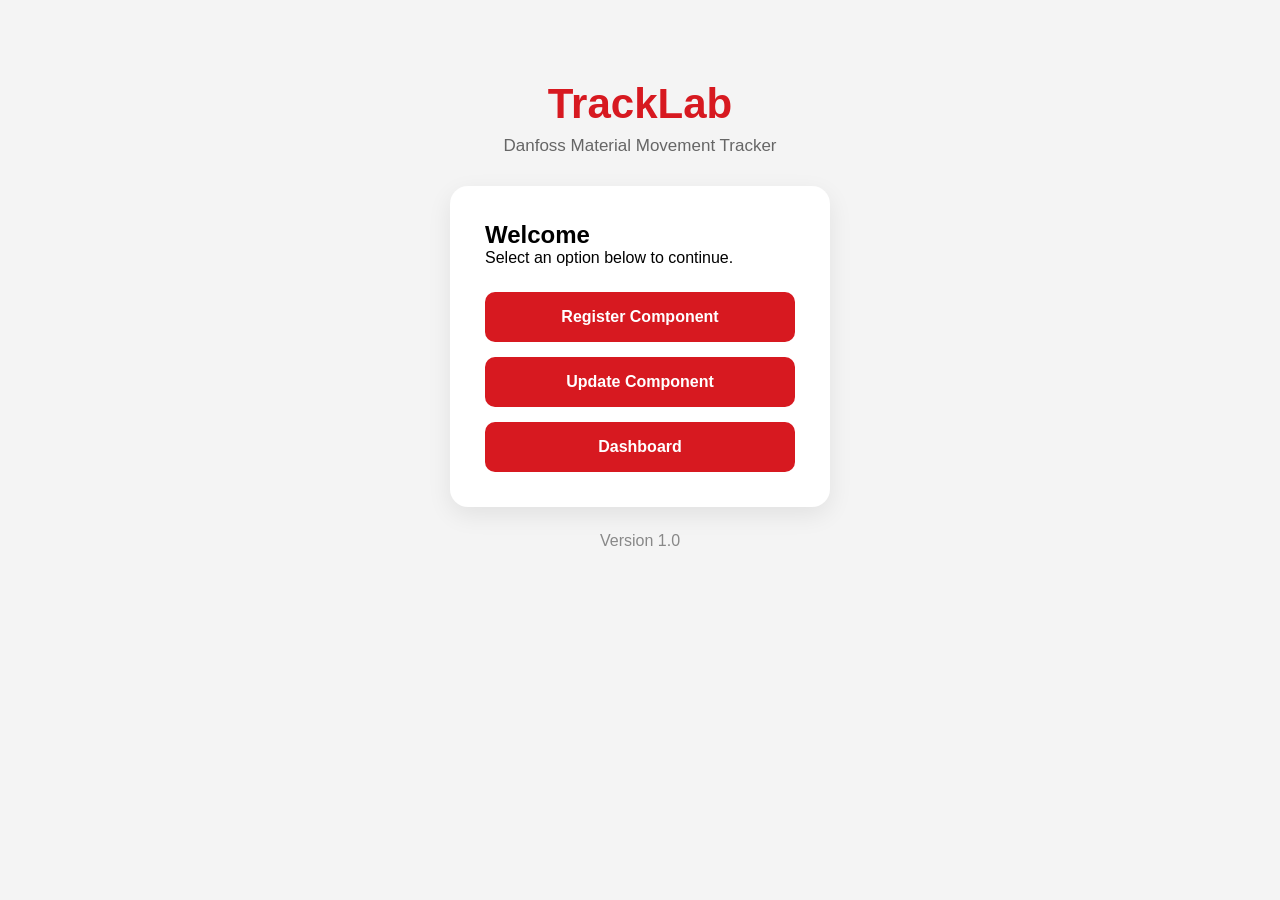
<file: index.html>
<!DOCTYPE html>
<html lang="en">

<head>

    <meta charset="UTF-8">
    <meta name="viewport" content="width=device-width, initial-scale=1.0">

    <title>TrackLab</title>

    <link rel="stylesheet" href="css/common.css">
    <link rel="stylesheet" href="css/home.css">

</head>

<body>

    <div class="container">

        <div class="home-logo">
            <h1>TrackLab</h1>
            <p>Danfoss Material Movement Tracker</p>
        </div>

        <div class="card">

            <h2>Welcome</h2>

            <p>
                Select an option below to continue.
            </p>

            <div class="menu">

                <button id="registerBtn">
                    Register Component
                </button>

                <button id="updateBtn">
                    Update Component
                </button>

                <button id="dashboardBtn">
                    Dashboard
                </button>

            </div>

        </div>

        <footer>
            Version 1.0
        </footer>

    </div>

    <script src="js/index.js"></script>

</body>

</html>
</file>
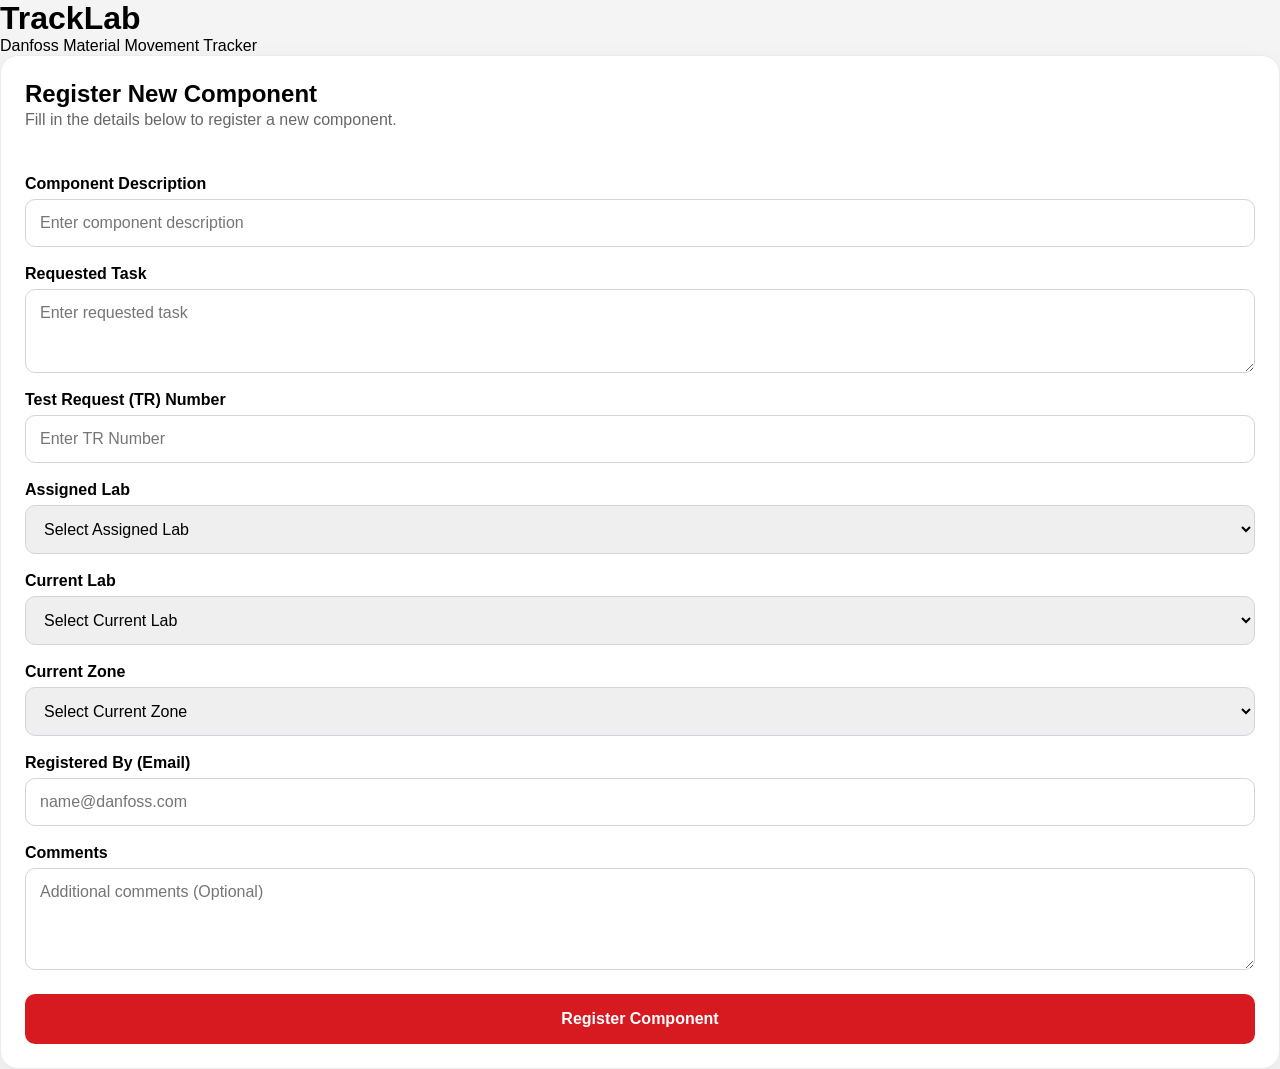
<file: component.html>
<!DOCTYPE html>
<html lang="en">

<head>

    <meta charset="UTF-8">

    <meta name="viewport" content="width=device-width, initial-scale=1.0">

    <title>TrackLab - Component Details</title>

    <link rel="stylesheet" href="css/common.css">
    <link rel="stylesheet" href="css/component.css">

</head>

<body>

<div class="dashboard">

    <div class="header">

        <h1>TrackLab</h1>

        <p>Danfoss Material Movement Tracker</p>

    </div>

    <div class="component-card">

        <h2>Component Details</h2>

        <p class="form-subtitle">

            View and update the current location and status of the component.

        </p>

        <div class="info">

            <!-- Status -->

            <label for="status">Status</label>

            <select id="status">

                <option>Received</option>
                <option>Incoming Inspection</option>
                <option>Testing</option>
                <option>Storage</option>
                <option>Completed</option>
                <option>Collected</option>

            </select>


            <!-- Component ID -->

            <label for="taskId">Component ID</label>

            <input
                id="taskId"
                type="text"
                readonly>


            <!-- TR Number -->

            <label for="trNumber">Test Request (TR) Number</label>

            <input
                id="trNumber"
                type="text"
                readonly>


            <!-- Component Description -->

            <label for="componentDescription">Component Description</label>

            <input
                id="componentDescription"
                type="text"
                readonly>


            <!-- Requested Task -->

            <label for="requestedTask">Requested Task</label>

            <textarea
                id="requestedTask"
                rows="3"
                readonly></textarea>


            <!-- Assigned Lab -->

            <label for="assignedLab">Assigned Lab</label>

            <input
                id="assignedLab"
                type="text"
                readonly>


            <!-- Registered By -->

            <label for="registeredBy">Registered By</label>

            <input
                id="registeredBy"
                type="text"
                readonly>


            <!-- Current Lab -->

            <label for="currentArea">Current Lab</label>

            <select id="currentArea">

                <option value="">Select Current Lab</option>

                <option>Materials Lab</option>

                <option>Metrology Lab</option>

                <option>Teardown Lab</option>

                <option>General Storage Area</option>

            </select>


            <!-- Current Zone -->

            <label for="currentZone">Current Zone</label>

            <select id="currentZone">

                <option value="">Select Current Zone</option>

            </select>


            <!-- Comments -->

            <label for="comments">Comments</label>

            <textarea
                id="comments"
                rows="4"
                placeholder="Add comments if required..."></textarea>


            <div class="action-buttons">

            <button id="printQRBtn" class="secondary-btn">

                🖨 Print QR

            </button>

            <button id="updateBtn" class="primary-btn">

                💾 Update Component
 
            </button>

            </div>


            <h3 style="margin-top:30px;">

                Movement History

            </h3>

            <div id="movementHistory">

                No movement history available.

            </div>

        </div>

    </div>

</div>

<script src="js/config.js"></script>
<script src="js/component.js"></script>

</body>

</html>
</file>
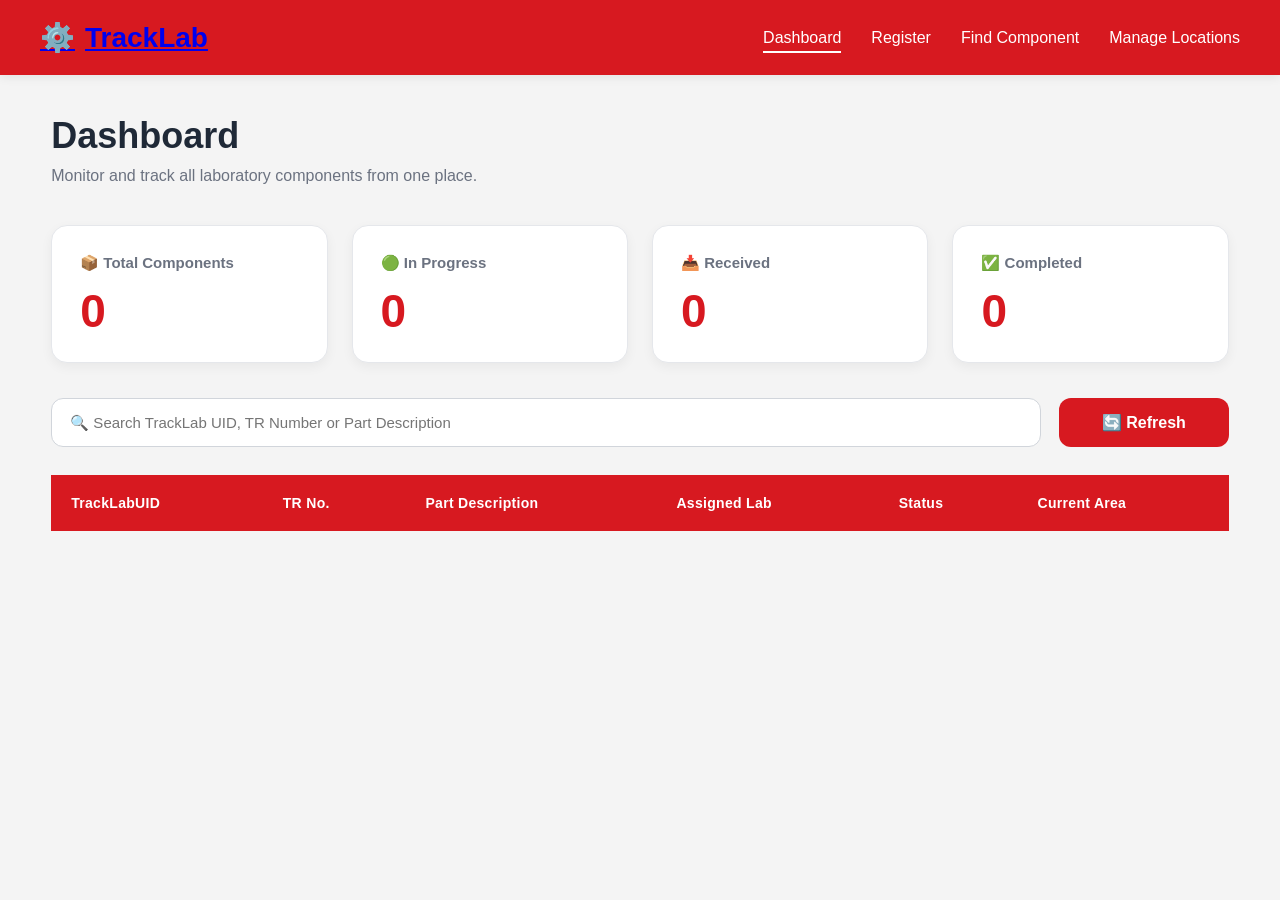
<file: dashboard.html>
<!DOCTYPE html>
<html lang="en">

<head>
<meta charset="UTF-8">
<meta name="viewport" content="width=device-width, initial-scale=1.0">
<title>TrackLab Dashboard</title>
<link rel="stylesheet" href="css/common.css">
<link rel="stylesheet" href="css/dashboard.css">
</head>

<body>
<nav class="navbar">
    <a href="dashboard.html" class="logo">
        ⚙️ <span>TrackLab</span>
    </a>
    <ul class="nav-links">
        <li><a href="dashboard.html" class="active">Dashboard</a></li>
        <li><a href="register.html">Register</a></li>
        <li><a href="find.html">Find Component</a></li>
        <li><a href="manage-locations.html">Manage Locations</a></li>
    </ul>
</nav>

<main class="dashboard">
<section class="dashboard-header">
    <h1>Dashboard</h1>
    <p>Monitor and track all laboratory components from one place.</p>
</section>

<div class="stats-grid">
    <div class="stat-card">
        <div class="stat-title">📦 Total Components</div>
        <div class="stat-value" id="totalCount">0</div>
    </div>
    <div class="stat-card">
        <div class="stat-title">🟢 In Progress</div>
        <div class="stat-value" id="testingCount">0</div>
    </div>
    <div class="stat-card">
        <div class="stat-title">📥 Received</div>
        <div class="stat-value" id="receivedCount">0</div>
    </div>
    <div class="stat-card">
        <div class="stat-title">✅ Completed</div>
        <div class="stat-value" id="completedCount">0</div>
    </div>
</div>

<div class="component-card">
<div class="toolbar">
    <input type="text" id="search" placeholder="🔍 Search TrackLab UID, TR Number or Part Description">
    <button id="refreshBtn">🔄 Refresh</button>
</div>

<table id="dashboardTable">
<thead>
<tr>
    <th>TrackLabUID</th>
    <th>TR No.</th>
    <th>Part Description</th>
    <th>Assigned Lab</th>
    <th>Status</th>
    <th>Current Area</th>
</tr>
</thead>
<tbody id="dashboardBody"></tbody>
</table>
</div>
</main>

<script src="js/config.js"></script>
<script src="js/dashboard.js"></script>

<!-- TrackLab Pages deployment refresh -->
</body>
</html>
</file>
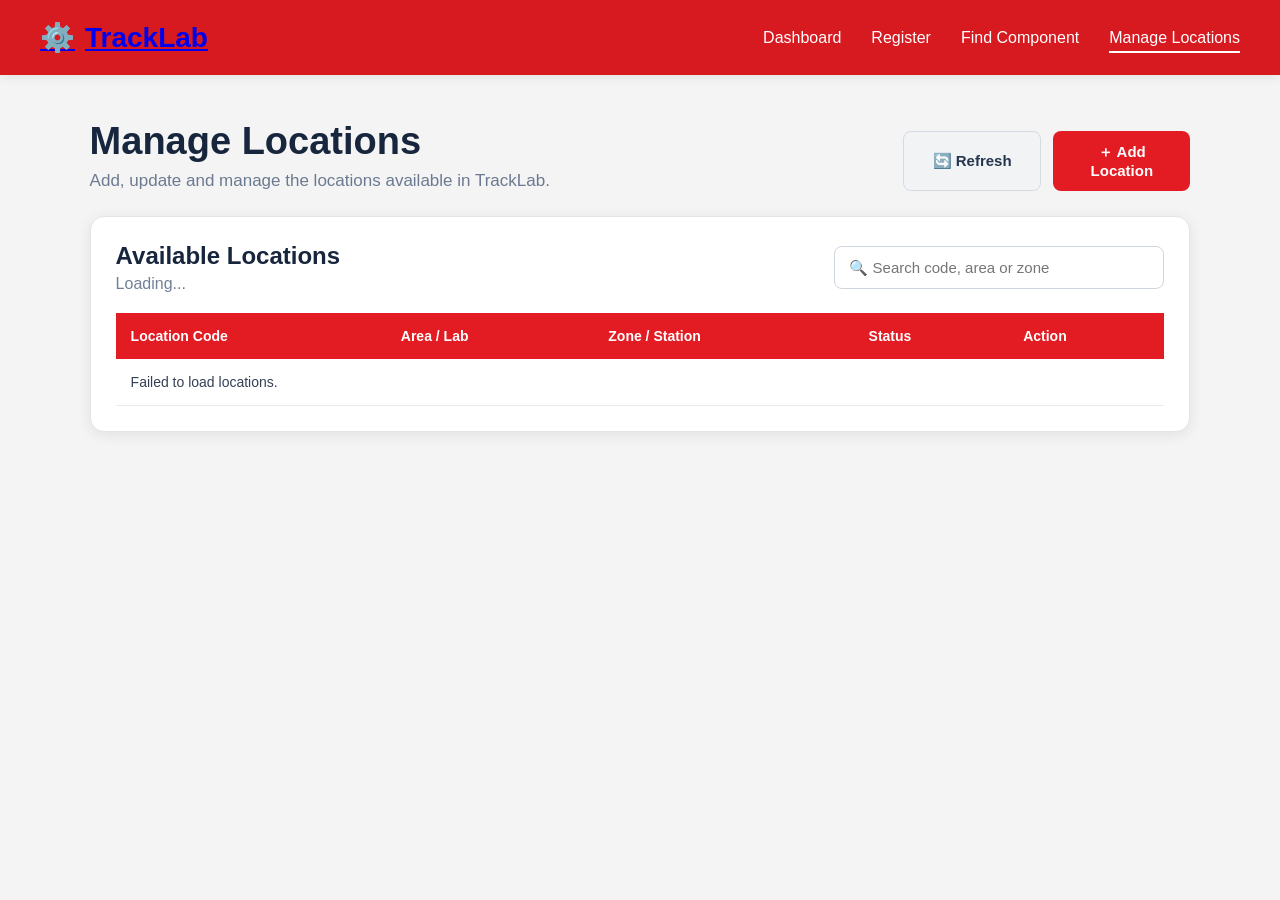
<file: manage-locations.html>
<!DOCTYPE html>
<html lang="en">

<head>
    <meta charset="UTF-8">
    <meta name="viewport" content="width=device-width, initial-scale=1.0">

    <title>TrackLab - Manage Locations</title>

    <link rel="stylesheet" href="css/common.css">
    <link rel="stylesheet" href="css/manage-locations.css">
</head>

<body>

<nav class="navbar">

    <a href="dashboard.html" class="logo">
        ⚙️ <span>TrackLab</span>
    </a>

    <ul class="nav-links">

        <li>
            <a href="dashboard.html">
                Dashboard
            </a>
        </li>

        <li>
            <a href="register.html">
                Register
            </a>
        </li>

        <li>
            <a href="find.html">
                Find Component
            </a>
        </li>

        <li>
            <a href="manage-locations.html" class="active">
                Manage Locations
            </a>
        </li>

    </ul>

</nav>


<main class="location-page">

    <!-- PAGE HEADER -->

    <section class="location-header">

        <div>
            <h1>Manage Locations</h1>

            <p>
                Add, update and manage the locations available in TrackLab.
            </p>
        </div>

        <div class="header-actions">

            <button id="refreshBtn" class="secondary-btn">
                🔄 Refresh
            </button>

            <button id="addBtn" class="primary-btn">
                ＋ Add Location
            </button>

        </div>

    </section>


    <!-- MESSAGE -->

    <div id="message" class="message" hidden></div>


    <!-- ADD / EDIT FORM -->

    <section id="formCard" class="location-form-card" hidden>

        <div class="form-header">

            <div>
                <h2 id="formTitle">
                    Add New Location
                </h2>

                <p>
                    Enter the details for the new location.
                </p>
            </div>

            <button
                id="cancelBtn"
                class="close-btn"
                type="button">
                ×
            </button>

        </div>


        <div class="form-grid">

            <div class="form-group">

                <label for="locationCode">
                    Location Code
                </label>

                <input
                    id="locationCode"
                    type="text"
                    placeholder="Example: MAT-011">

            </div>


            <div class="form-group">

                <label for="area">
                    Area / Lab
                </label>

                <input
                    id="area"
                    type="text"
                    list="areaSuggestions"
                    placeholder="Example: Materials Lab">

                <datalist id="areaSuggestions"></datalist>

            </div>


            <div class="form-group">

                <label for="zone">
                    Zone / Station
                </label>

                <input
                    id="zone"
                    type="text"
                    placeholder="Example: New Storage Rack">

            </div>


            <div class="form-group">

                <label for="active">
                    Status
                </label>

                <label class="toggle-row">

                    <input
                        id="active"
                        type="checkbox"
                        checked>

                    <span>
                        Active
                    </span>

                </label>

            </div>


            <div class="form-group full-width">

                <label for="remarks">
                    Remarks
                </label>

                <textarea
                    id="remarks"
                    rows="3"
                    placeholder="Optional remarks">
                </textarea>

            </div>

        </div>


        <div class="form-actions">

            <button
                id="cancelFormBtn"
                class="secondary-btn"
                type="button">

                Cancel

            </button>

            <button
                id="saveBtn"
                class="primary-btn"
                type="button">

                Save Location

            </button>

        </div>

    </section>


    <!-- LOCATIONS TABLE -->

    <section class="locations-card">

        <div class="locations-header">

            <div>

                <h2>
                    Available Locations
                </h2>

                <p id="locationCount">
                    Loading...
                </p>

            </div>


            <input
                id="search"
                type="search"
                placeholder="🔍 Search code, area or zone">

        </div>


        <div class="table-wrapper">

            <table>

                <thead>

                    <tr>

                        <th>
                            Location Code
                        </th>

                        <th>
                            Area / Lab
                        </th>

                        <th>
                            Zone / Station
                        </th>

                        <th>
                            Status
                        </th>

                        <th>
                            Action
                        </th>

                    </tr>

                </thead>


                <tbody id="locationsBody">

                </tbody>

            </table>

        </div>

    </section>

</main>


<script src="js/config.js"></script>
<script src="js/manage-locations.js"></script>

</body>

</html>
</file>
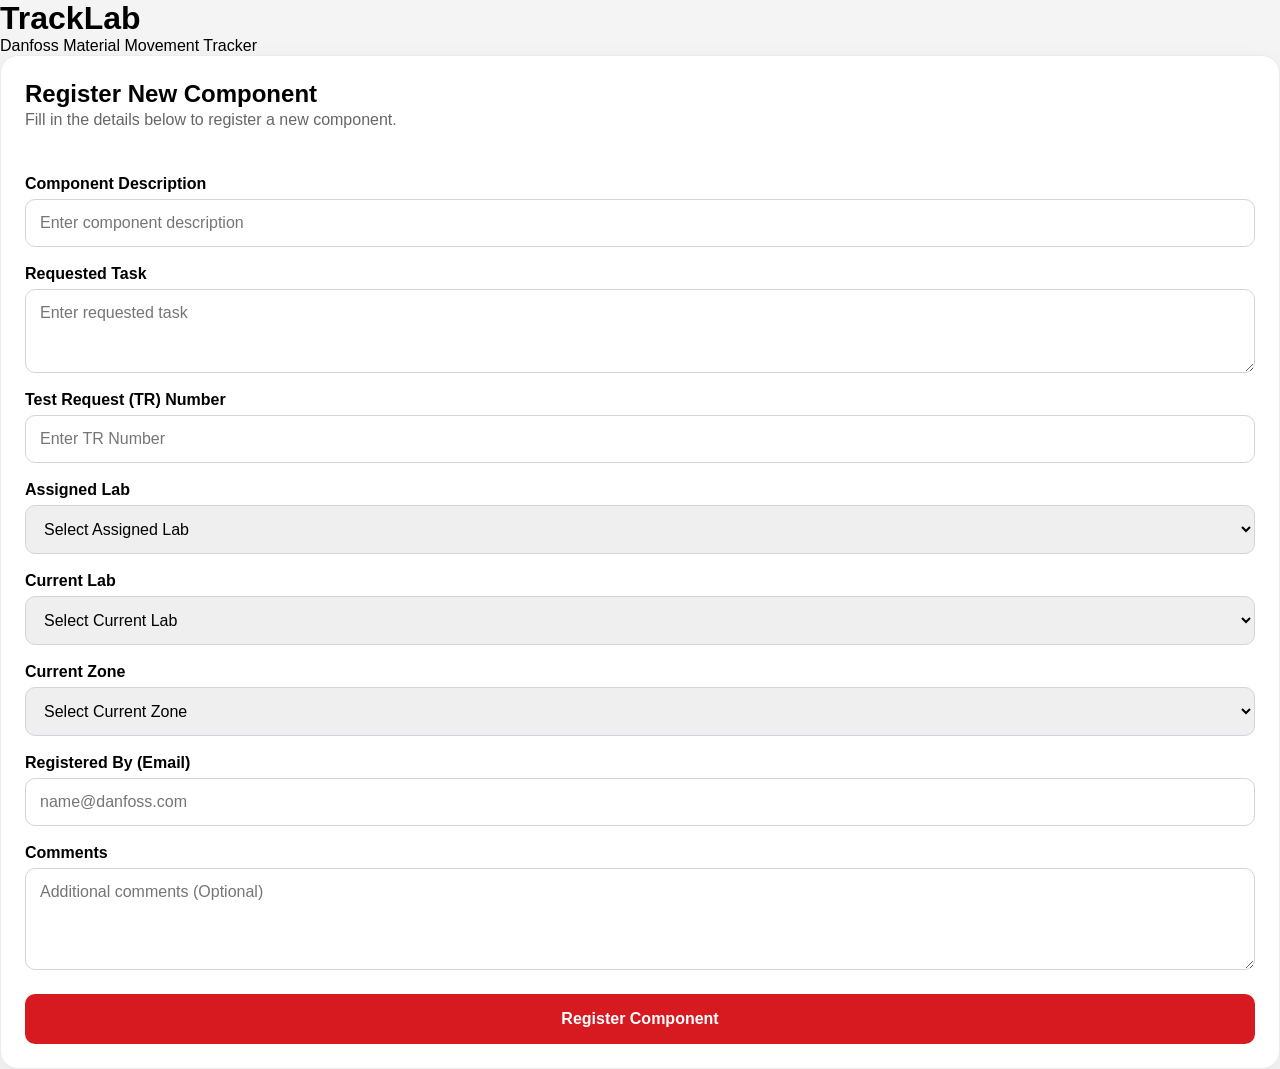
<file: qr.html>
<!DOCTYPE html>
<html lang="en">

<head>

    <meta charset="UTF-8">
    <meta name="viewport" content="width=device-width, initial-scale=1.0">

    <title>Print QR</title>

    <link rel="stylesheet" href="css/common.css">
    <link rel="stylesheet" href="css/qr.css">

</head>

<body>

    <div class="qr-container">

        <div class="qr-card">

            <h1>TrackLab</h1>

            <div id="qrcode"></div>

            <div class="task-section">

                <span id="taskLabel">Component ID</span>

                <strong id="taskId">Loading...</strong>

            </div>

            <div class="button-group">

                <button id="printBtn" class="primary-btn">
                    Print QR
                </button>

                <button id="closeBtn" class="secondary-btn">
                    Close
                </button>

            </div>

        </div>

    </div>

    <script src="libs/qrcode.min.js"></script>
    <script src="js/config.js"></script>
    <script src="js/qr.js"></script>

</body>

</html>
</file>
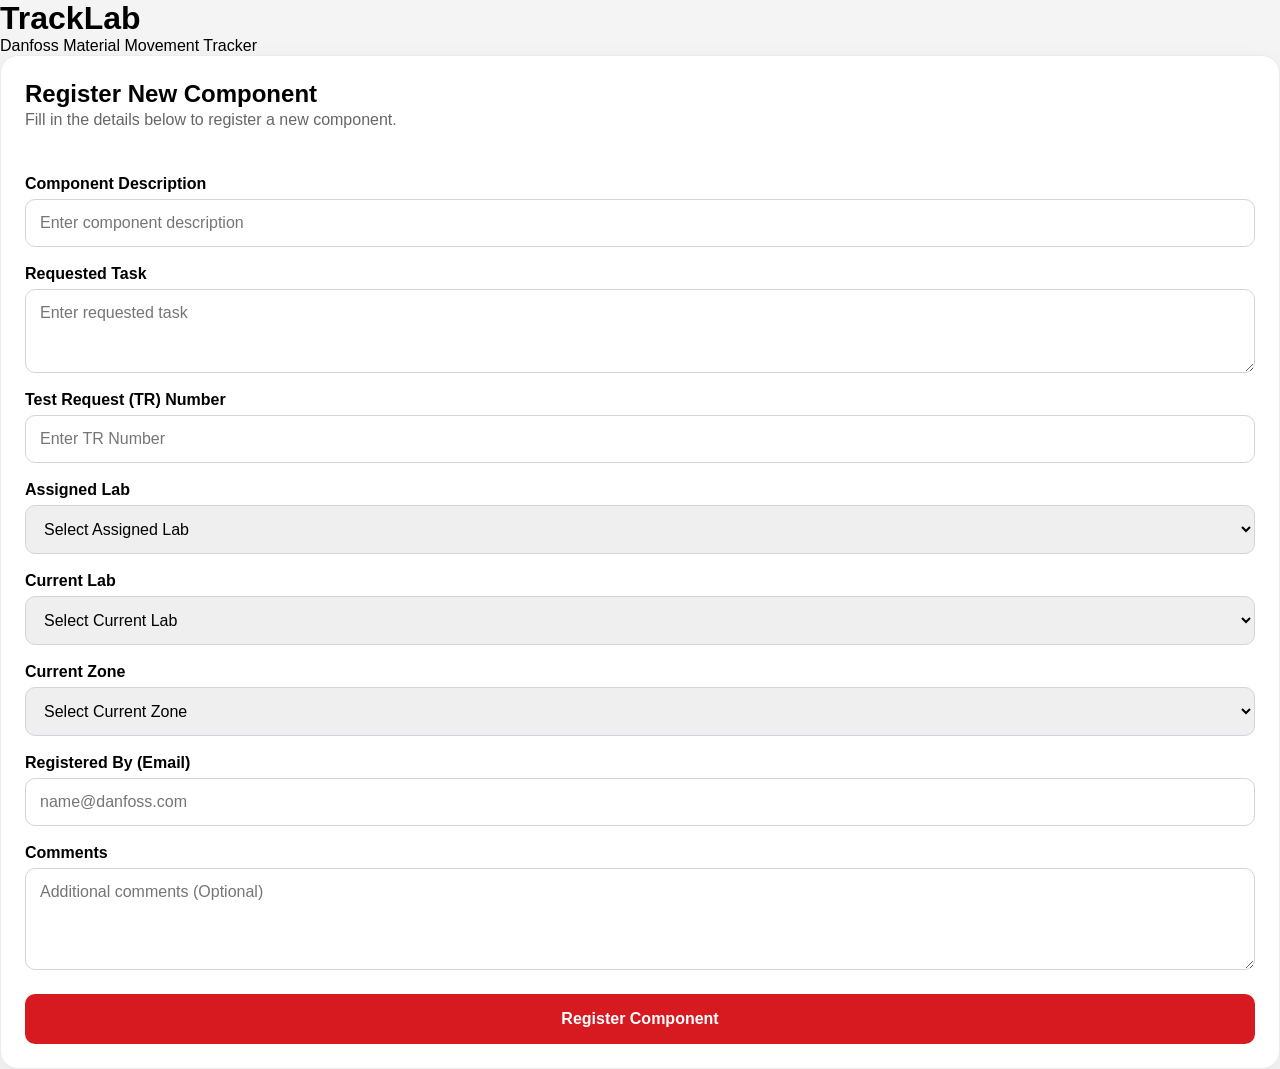
<file: register.html>
<!DOCTYPE html>
<html lang="en">

<head>

    <meta charset="UTF-8">

    <meta name="viewport" content="width=device-width, initial-scale=1.0">

    <title>TrackLab - Register Component</title>

    <link rel="stylesheet" href="css/common.css">
    <link rel="stylesheet" href="css/register.css">

</head>

<body>

<div class="dashboard">

    <div class="header">

        <h1>TrackLab</h1>

        <p>Danfoss Material Movement Tracker</p>

    </div>

    <div class="component-card">

        <h2>Register New Component</h2>

        <p class="form-subtitle">

            Fill in the details below to register a new component.

        </p>

        <div class="info">

            <label for="componentDescription">
                Component Description
            </label>

            <input
                id="componentDescription"
                type="text"
                placeholder="Enter component description">


            <label for="taskDescription">
                Requested Task
            </label>

            <textarea
                id="taskDescription"
                rows="3"
                placeholder="Enter requested task"></textarea>


            <label for="trNumber">
                Test Request (TR) Number
            </label>

            <input
                id="trNumber"
                type="text"
                placeholder="Enter TR Number">


            <label for="assignedLab">
                Assigned Lab
            </label>

            <select id="assignedLab">

                <option value="">
                    Select Assigned Lab
                </option>

                <option>Materials Lab</option>

                <option>Metrology Lab</option>

                <option>Teardown Lab</option>

                <option>General Storage Area</option>

            </select>


            <label for="currentArea">
                Current Lab
            </label>

            <select id="currentArea">

                <option value="">
                    Select Current Lab
                </option>

                <option>Materials Lab</option>

                <option>Metrology Lab</option>

                <option>Teardown Lab</option>

                <option>General Storage Area</option>

            </select>


            <label for="currentZone">
                Current Zone
            </label>

            <select id="currentZone">

                <option value="">
                    Select Current Zone
                </option>

            </select>


            <label for="registeredBy">
                Registered By (Email)
            </label>

            <input
                id="registeredBy"
                type="email"
                placeholder="name@danfoss.com">


            <label for="comments">
                Comments
            </label>

            <textarea
                id="comments"
                rows="4"
                placeholder="Additional comments (Optional)"></textarea>


            <button id="registerBtn">

                Register Component

            </button>

        </div>

    </div>

</div>

<script src="js/register.js"></script>

</body>

</html>
</file>
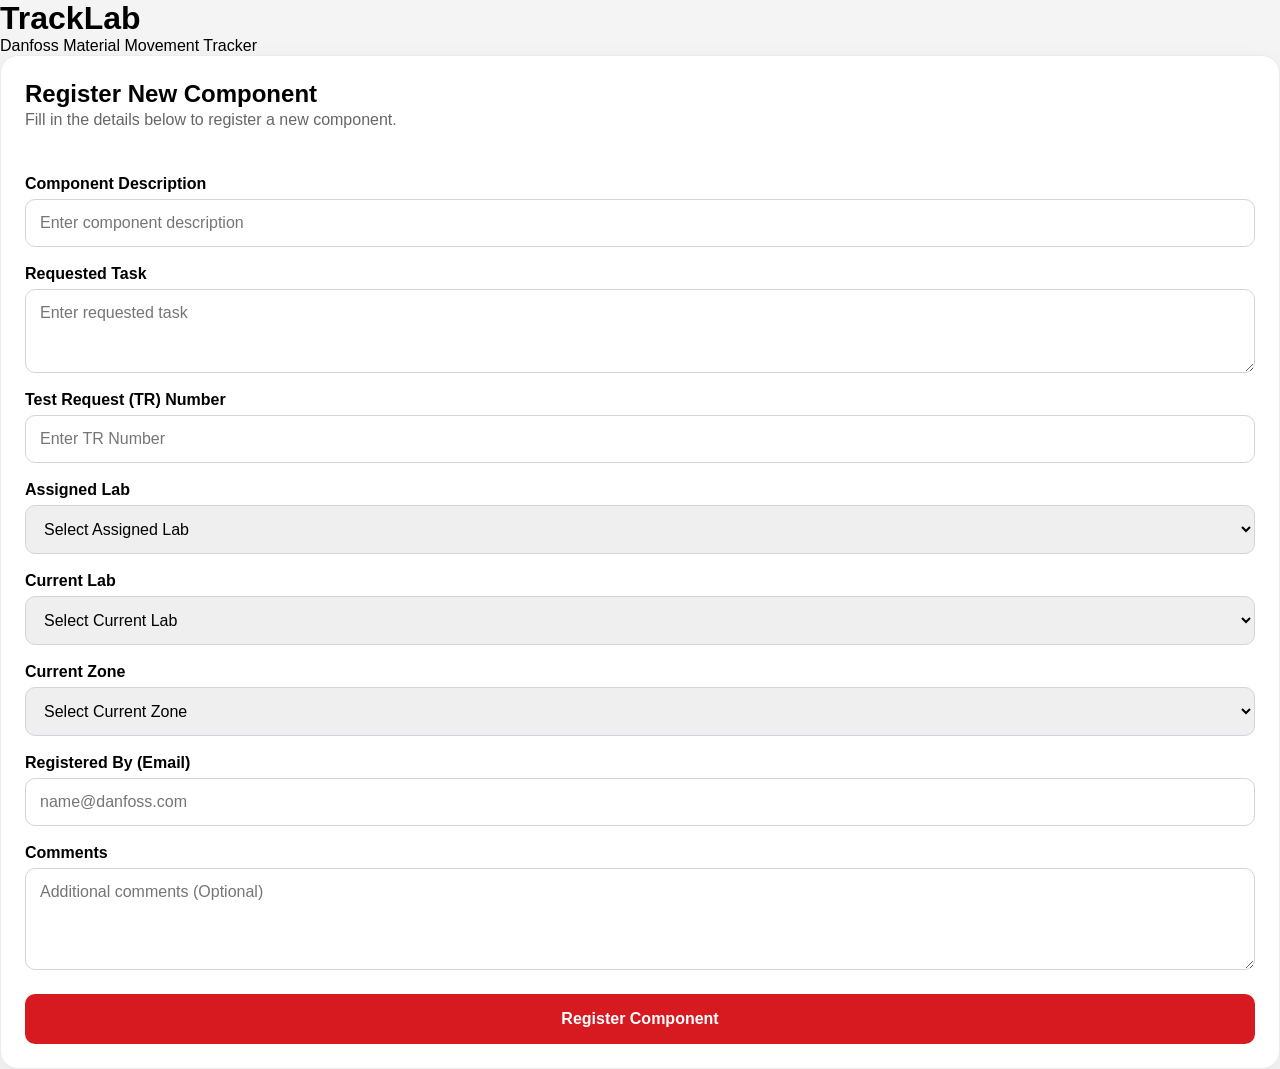
<file: success.html>
<!DOCTYPE html>
<html lang="en">

<head>

    <meta charset="UTF-8">

    <meta name="viewport"
        content="width=device-width, initial-scale=1.0">

    <title>Update Successful</title>

    <link rel="stylesheet" href="css/common.css">
    <link rel="stylesheet" href="css/success.css">

</head>

<body>

<div class="success-container">

    <div class="success-card">

        <div class="success-icon">
            ✅
        </div>

        <h1>Registration Successful</h1>

        <p class="success-text">

            The component has been registered successfully.

        </p>

        <div class="summary-box">

            <div class="summary-row">

                <span>Task ID</span>

                <strong id="taskId">Loading Component Details...</strong>

            </div>

        </div>

        <a id="printQR" class="primary-btn">

            Print QR

        </a>

        <a id="viewComponent" class="secondary-btn">

            View Component

        </a>

        <a href="register.html" class="primary-btn">

         Register Another

        </a>

        <a href="index.html" class="secondary-btn">

        Return Home

        </a>

    </div>

</div>

<script src="js/success.js"></script>

</body>

</html>
</file>
<file: css/common.css>
/* =========================
   RESET
========================= */

*{
    margin:0;
    padding:0;
    box-sizing:border-box;
    font-family:"Segoe UI",sans-serif;
}

body{
    background:#f4f4f4;
}

/* =========================
   BUTTONS
========================= */

button{

    width:100%;
    padding:16px;

    border:none;
    border-radius:10px;

    background:#D71920;
    color:#fff;

    font-size:16px;
    font-weight:600;

    cursor:pointer;

    transition:.25s;

    user-select: none;

}

button:hover{

    background:#B91419;

}

.primary-btn{

    display:flex;
    justify-content:center;
    align-items:center;

    width:100%;

    padding:18px;

    background:#D71920;

    color:#fff;

    text-decoration:none;

    border-radius:10px;

}

.secondary-btn{

    display:flex;
    justify-content:center;
    align-items:center;

    width:100%;

    padding:18px;

    background:#fff;

    border:2px solid #D71920;

    color:#D71920;

    text-decoration:none;

    border-radius:10px;

}

/* =========================
   FORM CONTROLS
========================= */

input,
select,
textarea{

    width:100%;

    padding:14px;

    border:1px solid #D1D5DB;

    border-radius:10px;

    font-size:16px;

}

input:focus,
select:focus,
textarea:focus{

    outline:none;

    border-color:#D71920;

    box-shadow:0 0 0 3px rgba(215,25,32,.10);

}

input[readonly],
textarea[readonly]{

    background:#F5F5F5;

    color:#555;

}

/* =========================
   COMMON CARD
========================= */

.card{

    background:#fff;

    padding:35px;

    border-radius:18px;

    box-shadow:0 8px 24px rgba(0,0,0,.08);

}

/* =========================
   NAVBAR
========================= */

.navbar{

    height:75px;

    background:#D71920;

    display:flex;

    justify-content:space-between;

    align-items:center;

    padding:0 40px;

    color:#fff;

    box-shadow:0 2px 10px rgba(0,0,0,.08);

}

.logo{

    display:flex;

    align-items:center;

    gap:10px;

    font-size:28px;

    font-weight:700;

}

.nav-links{

    display:flex;

    list-style:none;

    gap:30px;

}

.nav-links a{

    color:white;

    text-decoration:none;

    font-weight:500;

}

.nav-links a.active{

    border-bottom:2px solid white;

    padding-bottom:5px;

}
</file>
<file: css/home.css>
.container{

    width:100%;
    max-width:420px;

    margin:60px auto;

    padding:20px;

}

.home-logo{

    text-align:center;

    margin-bottom:30px;

}

.home-logo h1{

    color:#D71920;

    font-size:42px;

    margin-bottom:8px;

}

.home-logo p{

    color:#666;

    font-size:17px;

}

.menu{

    display:flex;

    flex-direction:column;

    gap:15px;

    margin-top:25px;

}

footer{

    text-align:center;

    margin-top:25px;

    color:#888;

}
</file>
<file: css/component.css>
/* =========================
   COMPONENT PAGE
========================= */

.component-card{

    width:100%;

    background:#fff;

    padding:24px;

    border-radius:18px;

    border:1px solid #ECECEC;

    box-shadow:0 6px 20px rgba(0,0,0,.06);

    overflow-x:auto;

}

.component-card h2{

    margin-bottom:10px;

}

.component-card p{

    margin-bottom:25px;

    color:#666;

}

#movementHistory{

    margin-top:25px;

    border-top:1px solid #ddd;

    padding-top:20px;

}

.history-item{

    padding:12px;

    background:#fafafa;

    border-left:4px solid #D71920;

    border-radius:8px;

    margin-bottom:12px;

}

.history-card{

    background:#fff;

    border:1px solid #ddd;

    border-radius:10px;

    padding:15px;

    margin-bottom:15px;

}

.history-date{

    font-weight:bold;

    color:#0078d4;

    margin-bottom:10px;

}

.history-row{

    margin:5px 0;

}
</file>
<file: css/dashboard.css>
/* =========================
   PAGE LAYOUT
========================= */

.dashboard{

    width:92%;
    max-width:1450px;

    margin:40px auto 60px;

}

.page-container{

    max-width:1400px;

    margin:auto;

    padding:40px;

}

/* =========================
   HEADER
========================= */

.dashboard-header{

    margin-bottom:40px;

}

.dashboard-header h1{

    font-size:36px;

    color:#1F2937;

    margin-bottom:10px;

}

.dashboard-header p{

    color:#6B7280;

    font-size:16px;

}

.page-header{

    margin-bottom:30px;

}

.page-header h1{

    font-size:34px;

    color:#222;

}

.page-header p{

    margin-top:10px;

    color:#666;

}

/* =========================
   KPI CARDS
========================= */

.stats-grid{

    display:grid;

    grid-template-columns:repeat(auto-fit,minmax(240px,1fr));

    gap:24px;

    margin:35px 0;

}

.stat-card{

    background:#FFFFFF;

    border:1px solid #E5E7EB;

    border-radius:16px;

    padding:28px;

    box-shadow:0 4px 12px rgba(0,0,0,.05);

    transition:all .25s ease;

}

.stat-card:hover{

    transform:translateY(-3px);

    box-shadow:0 10px 24px rgba(0,0,0,.08);

}

.stat-title{

    color:#6B7280;

    font-size:15px;

    font-weight:600;

    margin-bottom:16px;

}

.stat-value{

    font-size:46px;

    font-weight:700;

    color:#D71920;

    line-height:1;

}

.dashboard-header{

    margin-bottom:40px;

}

.dashboard-header h1{

    font-size:36px;

    color:#1F2937;

    margin-bottom:10px;

}

.dashboard-header p{

    color:#6B7280;

    font-size:16px;

}

/* =========================
   TOOLBAR
========================= */

.toolbar{

    display:flex;

    align-items:center;

    gap:18px;

    margin-bottom:28px;

}

#search{

    flex:1;

    padding:15px 18px;

    border:1px solid #D1D5DB;

    border-radius:12px;

    font-size:15px;

    transition:.25s;

}


#refreshBtn{

    width:170px;

    padding:15px;

    border-radius:12px;

    font-weight:600;

}

#refreshBtn:hover{

    background:#B31217;

}

/* =========================
   TABLE
========================= */

table{

width:100%;

border-collapse:collapse;

margin-top:20px;

}

th{
    background:#D71920;
    color:white;
    padding:20px;
    letter-spacing:.3px;
    text-align:left;
    font-size:14px;
    font-weight:600;
}

td{
    padding:20px;
    border-bottom:1px solid #E5E7EB;
    font-size:14px;
}

tbody tr:nth-child(even){

    background:#FAFAFA;

}

tr{

cursor:pointer;

transition:.25s;

}

tr:hover{

background:#F3F4F6;

}

#search:focus{

    outline:none;

    border-color:#D71920;

    box-shadow:0 0 0 3px rgba(215,25,32,.10);

}

/* =========================
   STATUS BADGES
========================= */

.badge{

    display:inline-block;

    padding:6px 12px;

    border-radius:999px;

    font-size:13px;

    font-weight:600;

}

.received{

    background:#DBEAFE;
    color:#1D4ED8;

}

.progress{

    background:#DCFCE7;
    color:#15803D;

}

.waiting{

    background:#FEF3C7;
    color:#B45309;

}

.completed{

    background:#FCE7F3;
    color:#BE185D;

}

.collected{

    background:#EDE9FE;
    color:#6D28D9;

}
</file>
<file: css/manage-locations.css>
/* ================================
   TrackLab - Manage Locations
================================ */

.location-page {
    width: 86%;
    max-width: 1500px;
    margin: 45px auto;
}


/* ================================
   HEADER
================================ */

.location-header {
    display: flex;
    justify-content: space-between;
    align-items: flex-end;
    gap: 20px;
    margin-bottom: 25px;
}

.location-header h1 {
    margin: 0 0 8px;
    font-size: 38px;
    color: #18263d;
}

.location-header p {
    margin: 0;
    color: #6b7a90;
    font-size: 17px;
}

.header-actions {
    display: flex;
    gap: 12px;
}


/* ================================
   BUTTONS
================================ */

.primary-btn,
.secondary-btn {
    border: none;
    border-radius: 8px;
    padding: 12px 20px;
    font-size: 15px;
    font-weight: 600;
    cursor: pointer;
    transition: 0.2s ease;
}

.primary-btn {
    background: #e31b23;
    color: white;
}

.primary-btn:hover {
    background: #c9141b;
}

.secondary-btn {
    background: #f1f3f5;
    color: #26364d;
    border: 1px solid #d5dbe2;
}

.secondary-btn:hover {
    background: #e6e9ed;
}

.close-btn {
    border: none;
    background: transparent;
    font-size: 30px;
    color: #687789;
    cursor: pointer;
}


/* ================================
   MESSAGE
================================ */

.message {
    padding: 14px 18px;
    border-radius: 8px;
    margin-bottom: 20px;
    font-weight: 600;
}

.message.success {
    background: #e8f7ed;
    color: #19733a;
    border: 1px solid #b8e4c7;
}

.message.error {
    background: #fdecec;
    color: #b42318;
    border: 1px solid #f3b8b8;
}


/* ================================
   FORM CARD
================================ */

.location-form-card,
.locations-card {
    background: white;
    border-radius: 14px;
    box-shadow: 0 3px 14px rgba(0, 0, 0, 0.08);
    border: 1px solid #e1e5ea;
}

.location-form-card {
    padding: 25px;
    margin-bottom: 28px;
}

.form-header {
    display: flex;
    justify-content: space-between;
    align-items: flex-start;
    margin-bottom: 25px;
}

.form-header h2 {
    margin: 0 0 5px;
    color: #18263d;
}

.form-header p {
    margin: 0;
    color: #718096;
}


/* ================================
   FORM GRID
================================ */

.form-grid {
    display: grid;
    grid-template-columns: 1fr 1fr;
    gap: 20px;
}

.form-group {
    display: flex;
    flex-direction: column;
    gap: 7px;
}

.form-group.full-width {
    grid-column: 1 / -1;
}

.form-group label {
    font-weight: 600;
    color: #344054;
    font-size: 14px;
}

.form-group input,
.form-group textarea {
    width: 100%;
    box-sizing: border-box;
    border: 1px solid #cfd6df;
    border-radius: 8px;
    padding: 12px 14px;
    font-size: 15px;
    font-family: inherit;
    outline: none;
}

.form-group input:focus,
.form-group textarea:focus {
    border-color: #e31b23;
    box-shadow: 0 0 0 2px rgba(227, 27, 35, 0.08);
}

.form-group textarea {
    resize: vertical;
}


/* ================================
   ACTIVE TOGGLE
================================ */

.toggle-row {
    display: flex !important;
    flex-direction: row !important;
    align-items: center;
    gap: 10px;
    height: 45px;
}

.toggle-row input {
    width: 18px;
    height: 18px;
}


/* ================================
   FORM ACTIONS
================================ */

.form-actions {
    display: flex;
    justify-content: flex-end;
    gap: 12px;
    margin-top: 25px;
}


/* ================================
   LOCATIONS TABLE
================================ */

.locations-card {
    padding: 25px;
}

.locations-header {
    display: flex;
    justify-content: space-between;
    align-items: center;
    gap: 20px;
    margin-bottom: 20px;
}

.locations-header h2 {
    margin: 0 0 5px;
    color: #18263d;
}

.locations-header p {
    margin: 0;
    color: #718096;
}

#search {
    width: 330px;
    border: 1px solid #cfd6df;
    border-radius: 8px;
    padding: 12px 14px;
    font-size: 15px;
    outline: none;
}

#search:focus {
    border-color: #e31b23;
}


/* ================================
   TABLE
================================ */

.table-wrapper {
    overflow-x: auto;
}

table {
    width: 100%;
    border-collapse: collapse;
}

thead {
    background: #e31b23;
    color: white;
}

th {
    text-align: left;
    padding: 15px;
    font-size: 14px;
}

td {
    padding: 15px;
    border-bottom: 1px solid #e7ebef;
    color: #344054;
    font-size: 14px;
}

tbody tr:hover {
    background: #fafafa;
}


/* ================================
   STATUS
================================ */

.status-badge {
    display: inline-block;
    padding: 5px 11px;
    border-radius: 20px;
    font-size: 12px;
    font-weight: 600;
}

.status-active {
    background: #dff5e5;
    color: #18753b;
}

.status-inactive {
    background: #f4e4e4;
    color: #9b2226;
}


/* ================================
   EDIT BUTTON
================================ */

.edit-btn {
    border: none;
    background: #f1f3f5;
    color: #26364d;
    border-radius: 6px;
    padding: 7px 13px;
    cursor: pointer;
    font-weight: 600;
}

.edit-btn:hover {
    background: #e1e5ea;
}


/* ================================
   EMPTY STATE
================================ */

.empty-row {
    text-align: center;
    padding: 35px;
    color: #718096;
}


/* ================================
   MOBILE
================================ */

@media (max-width: 800px) {

    .location-page {
        width: 92%;
    }

    .location-header {
        flex-direction: column;
        align-items: flex-start;
    }

    .form-grid {
        grid-template-columns: 1fr;
    }

    .form-group.full-width {
        grid-column: auto;
    }

    .locations-header {
        flex-direction: column;
        align-items: stretch;
    }

    #search {
        width: 100%;
        box-sizing: border-box;
    }

}

/* ================================
   EDIT LOCATION MODAL
   ================================ */

.edit-modal-overlay {
    position: fixed !important;
    inset: 0 !important;

    width: 100vw !important;
    height: 100vh !important;

    background: rgba(0, 0, 0, 0.55);

    display: flex !important;
    align-items: center;
    justify-content: center;

    z-index: 9999 !important;
}

.edit-modal {
    width: min(500px, 90vw);
    max-height: 90vh;

    background: #ffffff;
    border-radius: 12px;

    box-shadow: 0 20px 60px rgba(0, 0, 0, 0.3);

    overflow: hidden;
}

.edit-modal-header {
    display: flex;
    align-items: center;
    justify-content: space-between;

    padding: 18px 22px;

    background: #e31b23;
    color: white;
}

.edit-modal-header h2 {
    margin: 0;
    color: white;
}

.edit-modal-header button {
    border: none;
    background: transparent;
    color: white;

    font-size: 24px;
    cursor: pointer;
}

.edit-modal-body {
    padding: 22px;
}

.edit-modal-body label {
    display: block;
    margin-bottom: 6px;

    font-weight: 600;
    color: #172b4d;
}

.edit-modal-body input {
    width: 100%;
    box-sizing: border-box;

    padding: 12px 14px;
    margin-bottom: 16px;

    border: 1px solid #d0d7de;
    border-radius: 7px;

    font-size: 15px;
}

.edit-checkbox {
    display: flex !important;
    align-items: center;
    gap: 8px;

    margin-top: 5px;
}

.edit-checkbox input {
    width: auto;
    margin: 0;
}

.edit-modal-footer {
    display: flex;
    justify-content: flex-end;
    gap: 10px;

    padding: 16px 22px;

    border-top: 1px solid #e5e7eb;
}

.edit-modal-footer button {
    padding: 10px 20px;

    border: none;
    border-radius: 7px;

    font-size: 14px;
    font-weight: 600;

    cursor: pointer;
}

#cancelEditLocation {
    background: #e5e7eb;
    color: #172b4d;
}

#saveEditedLocation {
    background: #e31b23;
    color: white;
}
</file>
<file: css/qr.css>
.qr-container{

    min-height:100vh;

    display:flex;

    justify-content:center;

    align-items:center;

    padding:30px;

}

.qr-card{

    background:white;

    border-radius:18px;

    padding:35px;

    width:350px;

    text-align:center;

    box-shadow:0 8px 24px rgba(0,0,0,.08);

}

.qr-card h1{

    margin-bottom:25px;

}

#qrcode{

    display:flex;

    justify-content:center;

    margin:20px 0;

}

.task-section{

    margin-top:20px;

}

.task-section span{

    display:block;

    color:#666;

    margin-bottom:6px;

}

.task-section strong{

    font-size:18px;

}

.button-group{

    display:flex;

    flex-direction:column;

    gap:12px;

    margin-top:30px;

}

@media print{

    body{

        background:white;

    }

    .button-group{

        display:none;

    }

    .qr-card{

        box-shadow:none;

        border:none;

        padding:0;

    }

}
</file>
<file: css/register.css>
.info{

    display:flex;
    flex-direction:column;

}

.info label{

    margin-top:18px;
    margin-bottom:6px;

    font-weight:600;

}

.form-subtitle{

    color:#666;

    margin-bottom:25px;

    line-height:1.5;

}

.info button{

    margin-top:24px;

}

.component-card{

    width:100%;

    background:#fff;

    padding:24px;

    border-radius:18px;

    border:1px solid #ECECEC;

    box-shadow:0 6px 20px rgba(0,0,0,.06);

}
</file>
<file: css/success.css>
/* =========================
   SUCCESS PAGE
========================= */

.success-container{

    display:flex;

    justify-content:center;

    align-items:center;

    min-height:100vh;

}

.success-card{

    width:450px;

    background:#fff;

    padding:40px;

    border-radius:20px;

    box-shadow:0 15px 40px rgba(0,0,0,.12);

    text-align:center;

}

.success-icon{

    font-size:70px;

    margin-bottom:20px;

}

.success-text{

    margin:10px 0 30px;

    color:#666;

}

.summary-box{

    background:#fafafa;

    padding:20px;

    border-radius:15px;

    margin-bottom:30px;

}

.summary-row{

    display:flex;

    justify-content:space-between;

    margin:15px 0;

    font-size:18px;

}
</file>
